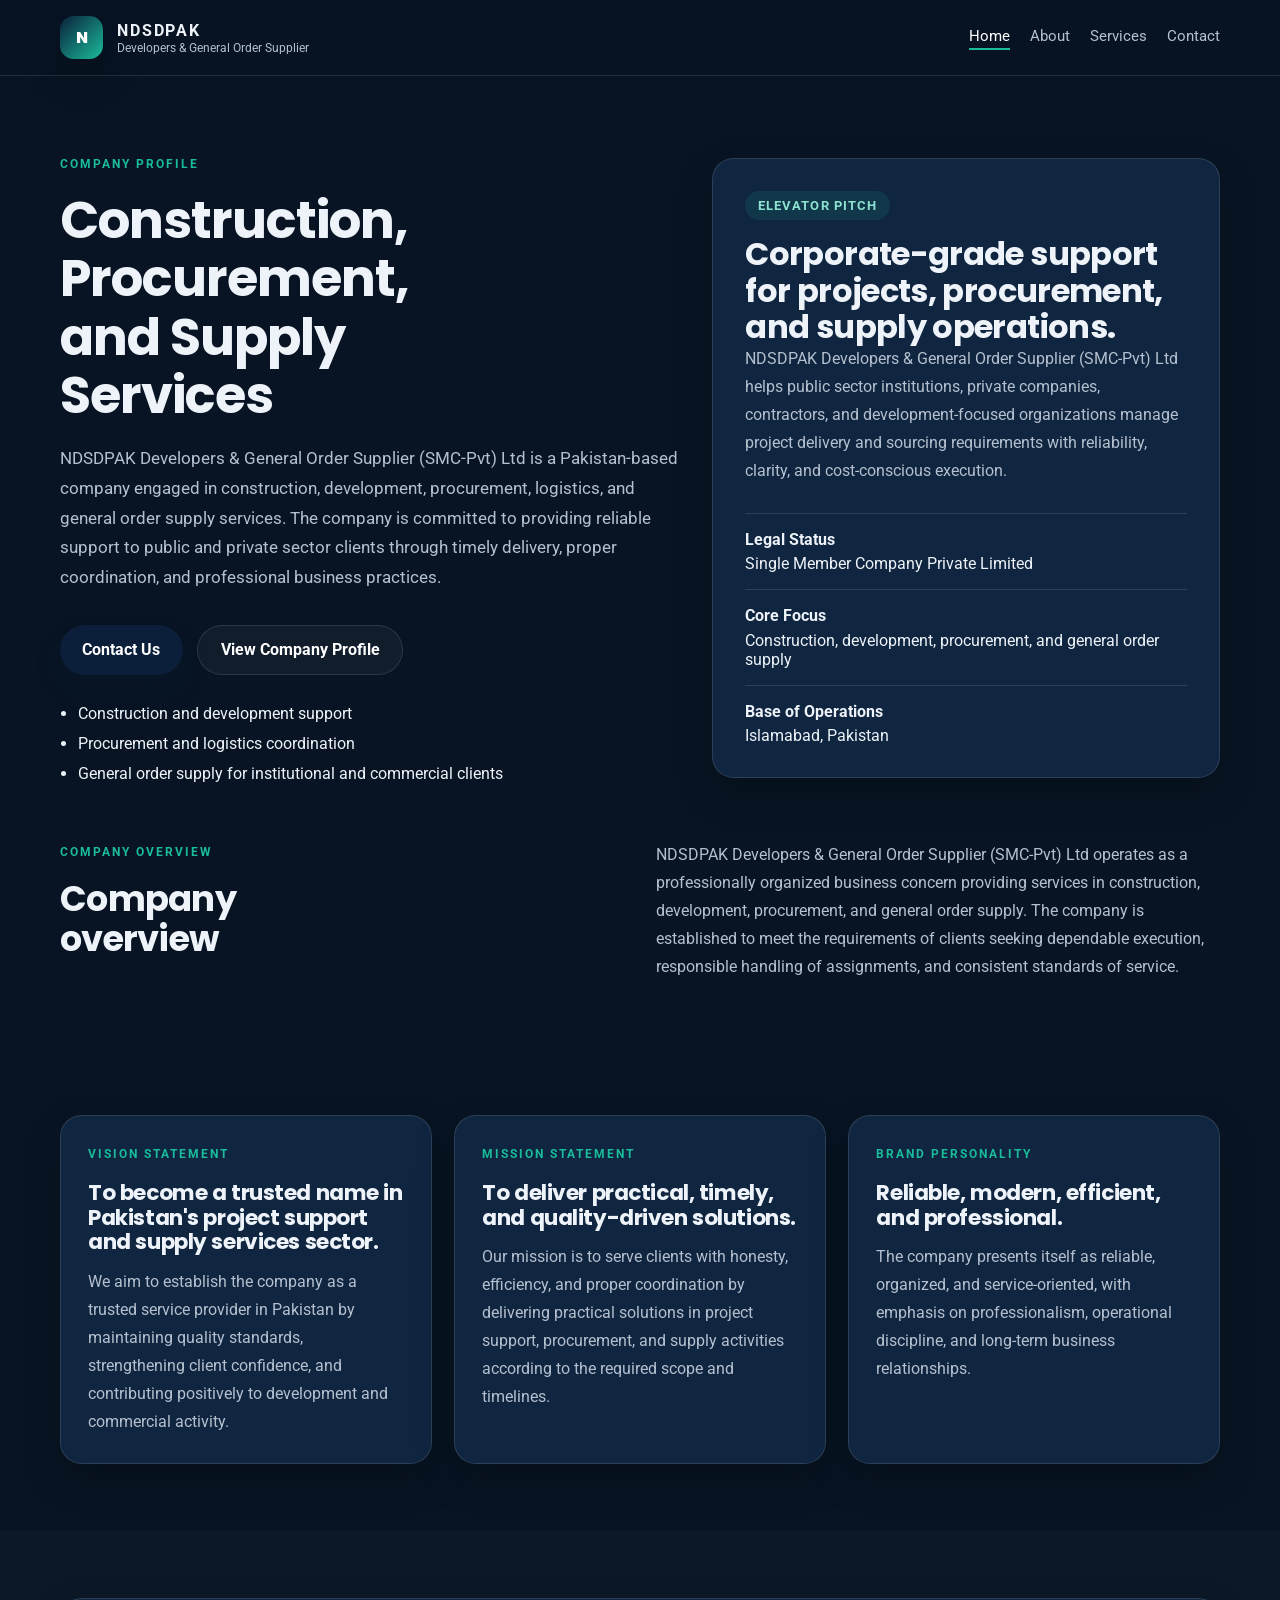
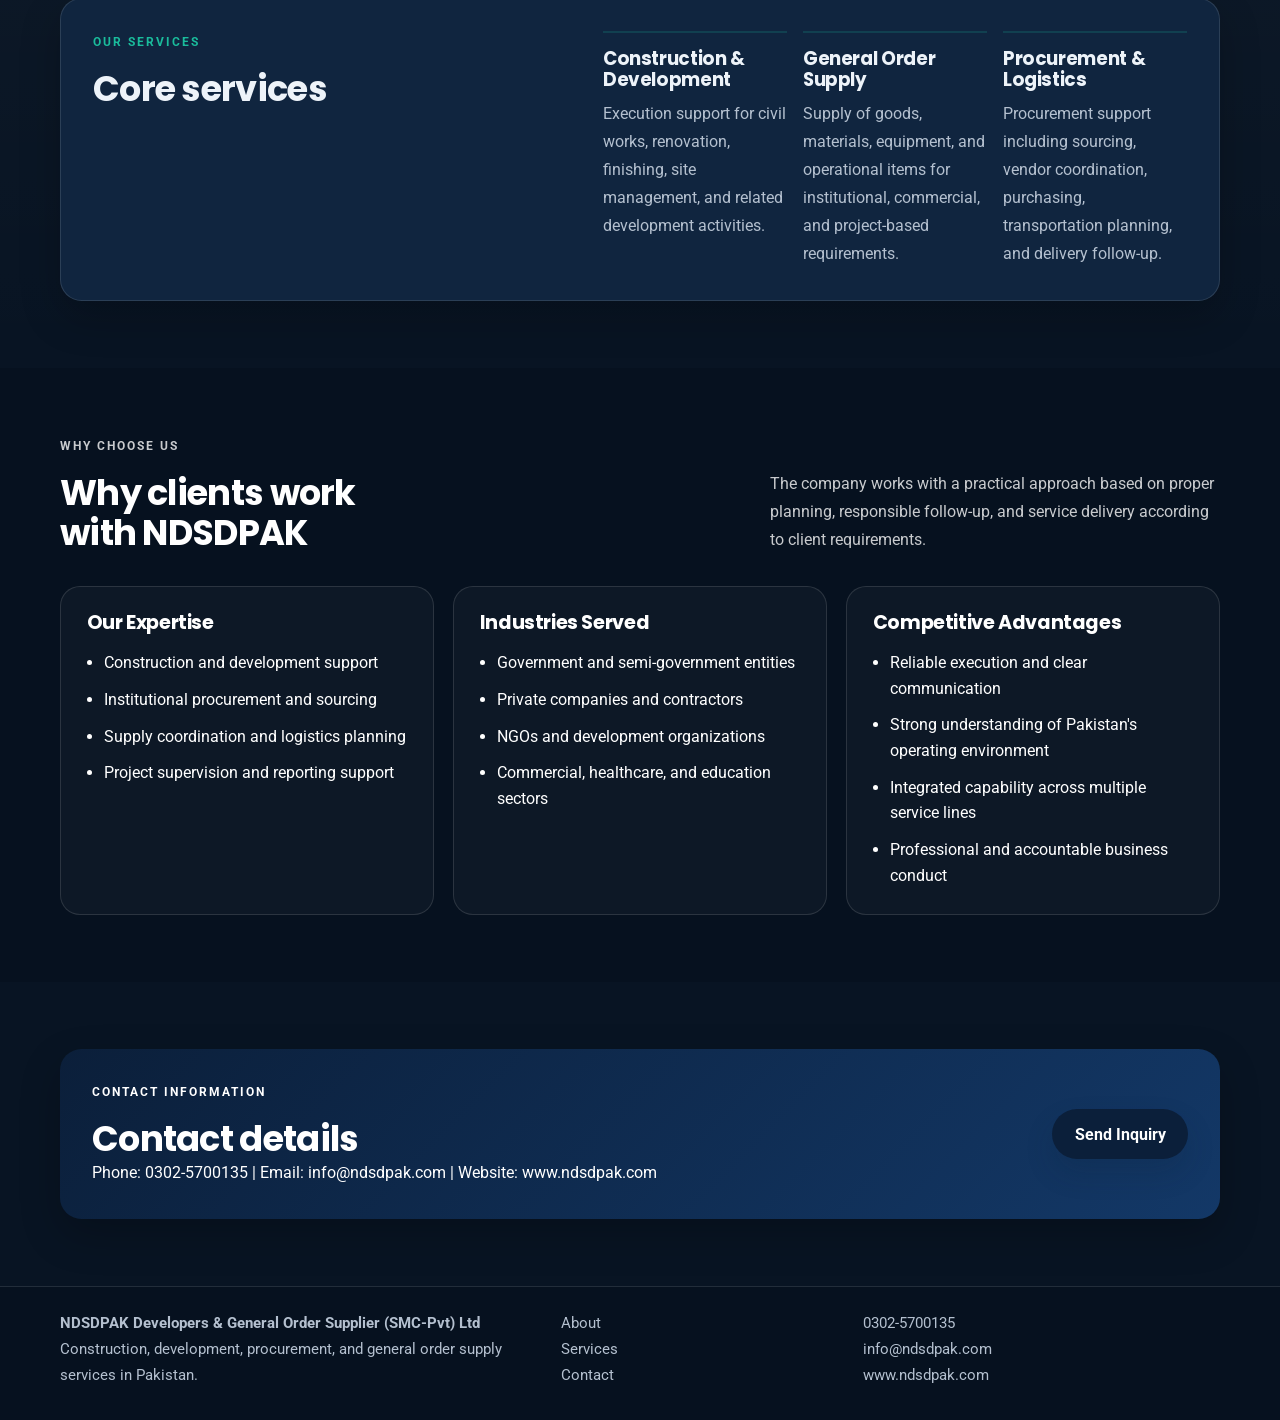
<file: index.html>
<!DOCTYPE html>
<html lang="en">
<head>
  <meta charset="UTF-8">
  <meta name="viewport" content="width=device-width, initial-scale=1.0">
  <meta name="description" content="NDSDPAK Developers & General Order Supplier (SMC-Pvt) Ltd is a Pakistan-based company profile covering construction, development, procurement, and general order supply services.">
  <title>NDSDPAK Developers | Company Profile</title>
  <link rel="preconnect" href="https://fonts.googleapis.com">
  <link rel="preconnect" href="https://fonts.gstatic.com" crossorigin>
  <link href="https://fonts.googleapis.com/css2?family=Poppins:wght@600;700;800&family=Roboto:wght@400;500;700&display=swap" rel="stylesheet">
  <link rel="stylesheet" href="styles.css?v=20260329b">
</head>
<body data-page="home">
  <header class="site-header">
    <div class="container nav">
      <a class="brand" href="index.html">
        <span class="brand-mark">N</span>
        <span class="brand-text">
          <strong>NDSDPAK</strong>
          <small>Developers & General Order Supplier</small>
        </span>
      </a>
      <button class="nav-toggle" type="button" aria-label="Open navigation" aria-expanded="false">Menu</button>
      <nav class="nav-links">
        <a href="index.html" data-nav="home">Home</a>
        <a href="about.html" data-nav="about">About</a>
        <a href="services.html" data-nav="services">Services</a>
        <a href="contact.html" data-nav="contact">Contact</a>
      </nav>
    </div>
  </header>

  <main>
    <section class="hero">
      <div class="container hero-grid">
        <div class="hero-copy reveal">
          <p class="eyebrow">Company Profile</p>
          <h1>Construction, Procurement, and Supply Services</h1>
          <p class="hero-text">
            NDSDPAK Developers & General Order Supplier (SMC-Pvt) Ltd is a Pakistan-based company engaged in construction, development, procurement, logistics, and general order supply services. The company is committed to providing reliable support to public and private sector clients through timely delivery, proper coordination, and professional business practices.
          </p>
          <div class="hero-actions">
            <a class="btn btn-primary" href="contact.html">Contact Us</a>
            <a class="btn btn-secondary" href="about.html">View Company Profile</a>
          </div>
          <ul class="hero-points">
            <li>Construction and development support</li>
            <li>Procurement and logistics coordination</li>
            <li>General order supply for institutional and commercial clients</li>
          </ul>
        </div>
        <div class="hero-panel reveal" data-delay="120">
          <div class="panel-card">
            <span class="panel-label">Elevator Pitch</span>
            <h2>Corporate-grade support for projects, procurement, and supply operations.</h2>
            <p>
              NDSDPAK Developers & General Order Supplier (SMC-Pvt) Ltd helps public sector institutions, private companies, contractors, and development-focused organizations manage project delivery and sourcing requirements with reliability, clarity, and cost-conscious execution.
            </p>
            <div class="stats">
              <div>
                <strong>Legal Status</strong>
                <span>Single Member Company Private Limited</span>
              </div>
              <div>
                <strong>Core Focus</strong>
                <span>Construction, development, procurement, and general order supply</span>
              </div>
              <div>
                <strong>Base of Operations</strong>
                <span>Islamabad, Pakistan</span>
              </div>
            </div>
          </div>
        </div>
      </div>
    </section>

    <section class="section intro-strip reveal">
      <div class="container strip-grid">
        <div>
          <p class="section-tag">Company Overview</p>
          <h2>Company overview</h2>
        </div>
        <p>
          NDSDPAK Developers & General Order Supplier (SMC-Pvt) Ltd operates as a professionally organized business concern providing services in construction, development, procurement, and general order supply. The company is established to meet the requirements of clients seeking dependable execution, responsible handling of assignments, and consistent standards of service.
        </p>
      </div>
    </section>

    <section class="section">
      <div class="container cards-grid cards-grid-3">
        <article class="info-card reveal">
          <p class="section-tag">Vision Statement</p>
          <h3>To become a trusted name in Pakistan's project support and supply services sector.</h3>
          <p>We aim to establish the company as a trusted service provider in Pakistan by maintaining quality standards, strengthening client confidence, and contributing positively to development and commercial activity.</p>
        </article>
        <article class="info-card reveal" data-delay="120">
          <p class="section-tag">Mission Statement</p>
          <h3>To deliver practical, timely, and quality-driven solutions.</h3>
          <p>Our mission is to serve clients with honesty, efficiency, and proper coordination by delivering practical solutions in project support, procurement, and supply activities according to the required scope and timelines.</p>
        </article>
        <article class="info-card reveal" data-delay="240">
          <p class="section-tag">Brand Personality</p>
          <h3>Reliable, modern, efficient, and professional.</h3>
          <p>The company presents itself as reliable, organized, and service-oriented, with emphasis on professionalism, operational discipline, and long-term business relationships.</p>
        </article>
      </div>
    </section>

    <section class="section soft-section">
      <div class="container feature-band reveal">
        <div class="feature-intro">
          <p class="section-tag">Our Services</p>
          <h2>Core services</h2>
        </div>
        <div class="feature-list">
          <article>
            <h3>Construction & Development</h3>
            <p>Execution support for civil works, renovation, finishing, site management, and related development activities.</p>
          </article>
          <article>
            <h3>General Order Supply</h3>
            <p>Supply of goods, materials, equipment, and operational items for institutional, commercial, and project-based requirements.</p>
          </article>
          <article>
            <h3>Procurement & Logistics</h3>
            <p>Procurement support including sourcing, vendor coordination, purchasing, transportation planning, and delivery follow-up.</p>
          </article>
        </div>
      </div>
    </section>

    <section class="section dark-section">
      <div class="container">
        <div class="section-heading dark reveal">
          <div>
            <p class="section-tag light">Why Choose Us</p>
            <h2>Why clients work with NDSDPAK</h2>
          </div>
          <p>
            The company works with a practical approach based on proper planning, responsible follow-up, and service delivery according to client requirements.
          </p>
        </div>
        <div class="expertise-grid">
          <div class="expertise-block reveal">
            <h3>Our Expertise</h3>
            <ul>
              <li>Construction and development support</li>
              <li>Institutional procurement and sourcing</li>
              <li>Supply coordination and logistics planning</li>
              <li>Project supervision and reporting support</li>
            </ul>
          </div>
          <div class="expertise-block reveal" data-delay="120">
            <h3>Industries Served</h3>
            <ul>
              <li>Government and semi-government entities</li>
              <li>Private companies and contractors</li>
              <li>NGOs and development organizations</li>
              <li>Commercial, healthcare, and education sectors</li>
            </ul>
          </div>
          <div class="expertise-block reveal" data-delay="240">
            <h3>Competitive Advantages</h3>
            <ul>
              <li>Reliable execution and clear communication</li>
              <li>Strong understanding of Pakistan's operating environment</li>
              <li>Integrated capability across multiple service lines</li>
              <li>Professional and accountable business conduct</li>
            </ul>
          </div>
        </div>
      </div>
    </section>

    <section class="section contact-section">
      <div class="container cta-banner reveal">
        <div>
          <p class="section-tag">Contact Information</p>
          <h2>Contact details</h2>
          <p class="cta-copy">Phone: 0302-5700135 | Email: info@ndsdpak.com | Website: www.ndsdpak.com</p>
        </div>
        <a class="btn btn-primary" href="contact.html">Send Inquiry</a>
      </div>
    </section>
  </main>

  <footer class="site-footer">
    <div class="container footer-grid">
      <div>
        <p class="footer-brand">NDSDPAK Developers & General Order Supplier (SMC-Pvt) Ltd</p>
        <p>Construction, development, procurement, and general order supply services in Pakistan.</p>
      </div>
      <div>
        <p><a href="about.html">About</a></p>
        <p><a href="services.html">Services</a></p>
        <p><a href="contact.html">Contact</a></p>
      </div>
      <div>
        <p>0302-5700135</p>
        <p>info@ndsdpak.com</p>
        <p>www.ndsdpak.com</p>
      </div>
    </div>
  </footer>

  <script src="script.js"></script>
</body>
</html>
</file>
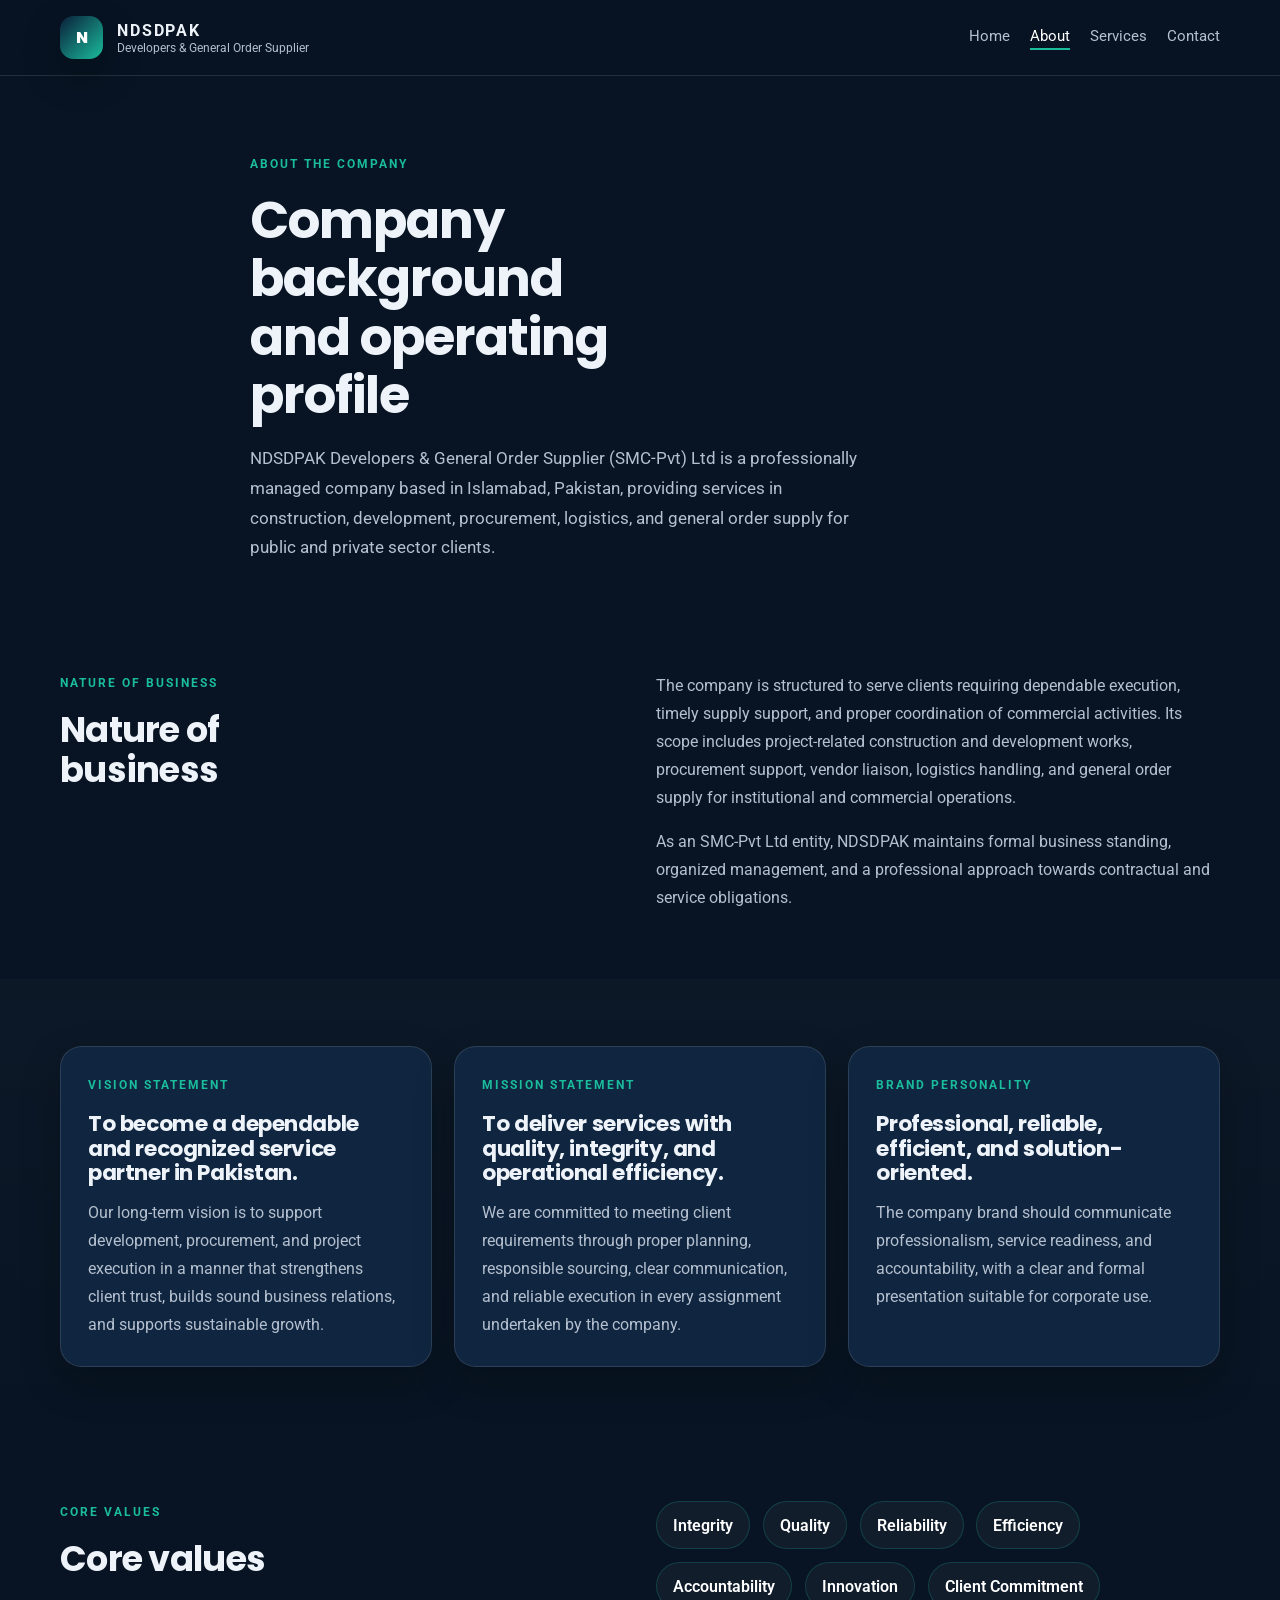
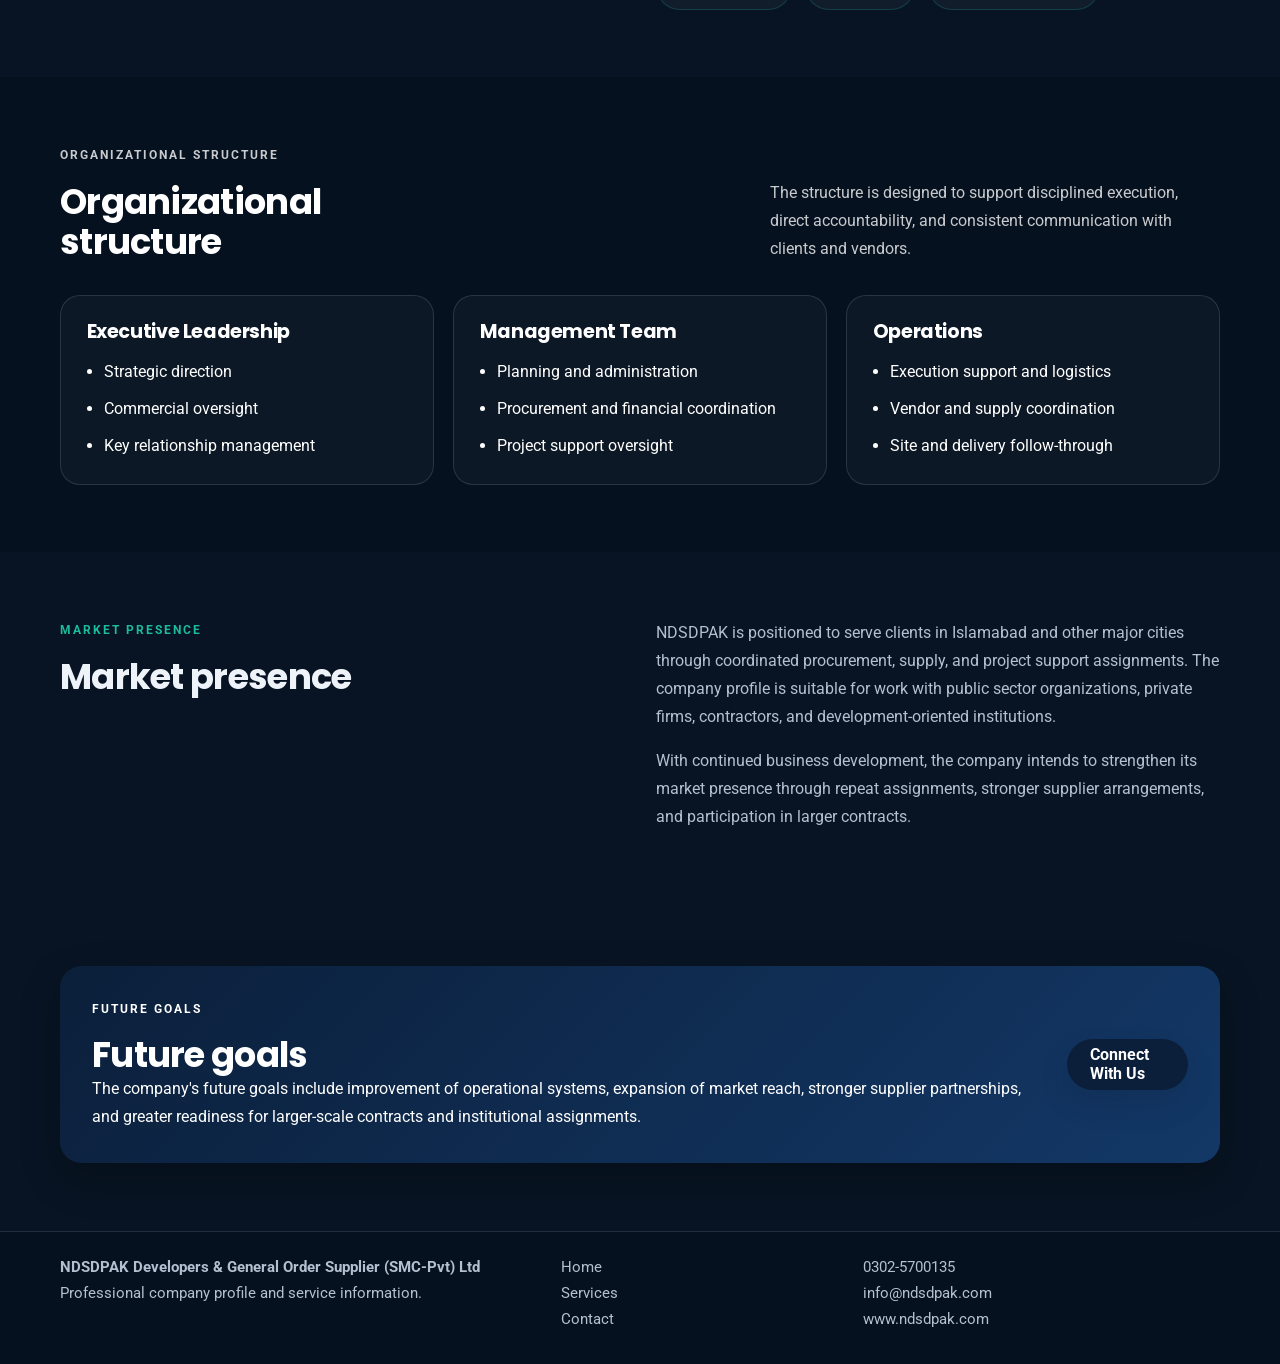
<file: about.html>
<!DOCTYPE html>
<html lang="en">
<head>
  <meta charset="UTF-8">
  <meta name="viewport" content="width=device-width, initial-scale=1.0">
  <meta name="description" content="About NDSDPAK Developers & General Order Supplier (SMC-Pvt) Ltd, including vision, mission, values, organizational structure, and future direction.">
  <title>About | NDSDPAK Developers</title>
  <link rel="preconnect" href="https://fonts.googleapis.com">
  <link rel="preconnect" href="https://fonts.gstatic.com" crossorigin>
  <link href="https://fonts.googleapis.com/css2?family=Poppins:wght@600;700;800&family=Roboto:wght@400;500;700&display=swap" rel="stylesheet">
  <link rel="stylesheet" href="styles.css?v=20260329b">
</head>
<body data-page="about">
  <header class="site-header">
    <div class="container nav">
      <a class="brand" href="index.html">
        <span class="brand-mark">N</span>
        <span class="brand-text">
          <strong>NDSDPAK</strong>
          <small>Developers & General Order Supplier</small>
        </span>
      </a>
      <button class="nav-toggle" type="button" aria-label="Open navigation" aria-expanded="false">Menu</button>
      <nav class="nav-links">
        <a href="index.html" data-nav="home">Home</a>
        <a href="about.html" data-nav="about">About</a>
        <a href="services.html" data-nav="services">Services</a>
        <a href="contact.html" data-nav="contact">Contact</a>
      </nav>
    </div>
  </header>

  <main>
    <section class="page-hero">
      <div class="container narrow reveal">
        <p class="eyebrow">About The Company</p>
        <h1>Company background and operating profile</h1>
        <p class="hero-text">
          NDSDPAK Developers & General Order Supplier (SMC-Pvt) Ltd is a professionally managed company based in Islamabad, Pakistan, providing services in construction, development, procurement, logistics, and general order supply for public and private sector clients.
        </p>
      </div>
    </section>

    <section class="section">
      <div class="container two-column reveal">
        <div>
          <p class="section-tag">Nature of Business</p>
          <h2>Nature of business</h2>
        </div>
        <div class="content-stack">
          <p>The company is structured to serve clients requiring dependable execution, timely supply support, and proper coordination of commercial activities. Its scope includes project-related construction and development works, procurement support, vendor liaison, logistics handling, and general order supply for institutional and commercial operations.</p>
          <p>As an SMC-Pvt Ltd entity, NDSDPAK maintains formal business standing, organized management, and a professional approach towards contractual and service obligations.</p>
        </div>
      </div>
    </section>

    <section class="section soft-section">
      <div class="container cards-grid cards-grid-3">
        <article class="info-card reveal">
          <p class="section-tag">Vision Statement</p>
          <h3>To become a dependable and recognized service partner in Pakistan.</h3>
          <p>Our long-term vision is to support development, procurement, and project execution in a manner that strengthens client trust, builds sound business relations, and supports sustainable growth.</p>
        </article>
        <article class="info-card reveal" data-delay="120">
          <p class="section-tag">Mission Statement</p>
          <h3>To deliver services with quality, integrity, and operational efficiency.</h3>
          <p>We are committed to meeting client requirements through proper planning, responsible sourcing, clear communication, and reliable execution in every assignment undertaken by the company.</p>
        </article>
        <article class="info-card reveal" data-delay="240">
          <p class="section-tag">Brand Personality</p>
          <h3>Professional, reliable, efficient, and solution-oriented.</h3>
          <p>The company brand should communicate professionalism, service readiness, and accountability, with a clear and formal presentation suitable for corporate use.</p>
        </article>
      </div>
    </section>

    <section class="section">
      <div class="container split-highlight reveal">
        <div>
          <p class="section-tag">Core Values</p>
          <h2>Core values</h2>
        </div>
        <div class="values-list">
          <span>Integrity</span>
          <span>Quality</span>
          <span>Reliability</span>
          <span>Efficiency</span>
          <span>Accountability</span>
          <span>Innovation</span>
          <span>Client Commitment</span>
        </div>
      </div>
    </section>

    <section class="section dark-section">
      <div class="container">
        <div class="section-heading dark reveal">
          <div>
            <p class="section-tag light">Organizational Structure</p>
            <h2>Organizational structure</h2>
          </div>
          <p>
            The structure is designed to support disciplined execution, direct accountability, and consistent communication with clients and vendors.
          </p>
        </div>
        <div class="expertise-grid">
          <div class="expertise-block reveal">
            <h3>Executive Leadership</h3>
            <ul>
              <li>Strategic direction</li>
              <li>Commercial oversight</li>
              <li>Key relationship management</li>
            </ul>
          </div>
          <div class="expertise-block reveal" data-delay="120">
            <h3>Management Team</h3>
            <ul>
              <li>Planning and administration</li>
              <li>Procurement and financial coordination</li>
              <li>Project support oversight</li>
            </ul>
          </div>
          <div class="expertise-block reveal" data-delay="240">
            <h3>Operations</h3>
            <ul>
              <li>Execution support and logistics</li>
              <li>Vendor and supply coordination</li>
              <li>Site and delivery follow-through</li>
            </ul>
          </div>
        </div>
      </div>
    </section>

    <section class="section">
      <div class="container two-column reveal">
        <div>
          <p class="section-tag">Market Presence</p>
          <h2>Market presence</h2>
        </div>
        <div class="content-stack">
          <p>NDSDPAK is positioned to serve clients in Islamabad and other major cities through coordinated procurement, supply, and project support assignments. The company profile is suitable for work with public sector organizations, private firms, contractors, and development-oriented institutions.</p>
          <p>With continued business development, the company intends to strengthen its market presence through repeat assignments, stronger supplier arrangements, and participation in larger contracts.</p>
        </div>
      </div>
    </section>

    <section class="section contact-section">
      <div class="container cta-banner reveal">
        <div>
          <p class="section-tag">Future Goals</p>
          <h2>Future goals</h2>
          <p class="cta-copy">The company's future goals include improvement of operational systems, expansion of market reach, stronger supplier partnerships, and greater readiness for larger-scale contracts and institutional assignments.</p>
        </div>
        <a class="btn btn-primary" href="contact.html">Connect With Us</a>
      </div>
    </section>
  </main>

  <footer class="site-footer">
    <div class="container footer-grid">
      <div>
        <p class="footer-brand">NDSDPAK Developers & General Order Supplier (SMC-Pvt) Ltd</p>
        <p>Professional company profile and service information.</p>
      </div>
      <div>
        <p><a href="index.html">Home</a></p>
        <p><a href="services.html">Services</a></p>
        <p><a href="contact.html">Contact</a></p>
      </div>
      <div>
        <p>0302-5700135</p>
        <p>info@ndsdpak.com</p>
        <p>www.ndsdpak.com</p>
      </div>
    </div>
  </footer>

  <script src="script.js"></script>
</body>
</html>
</file>
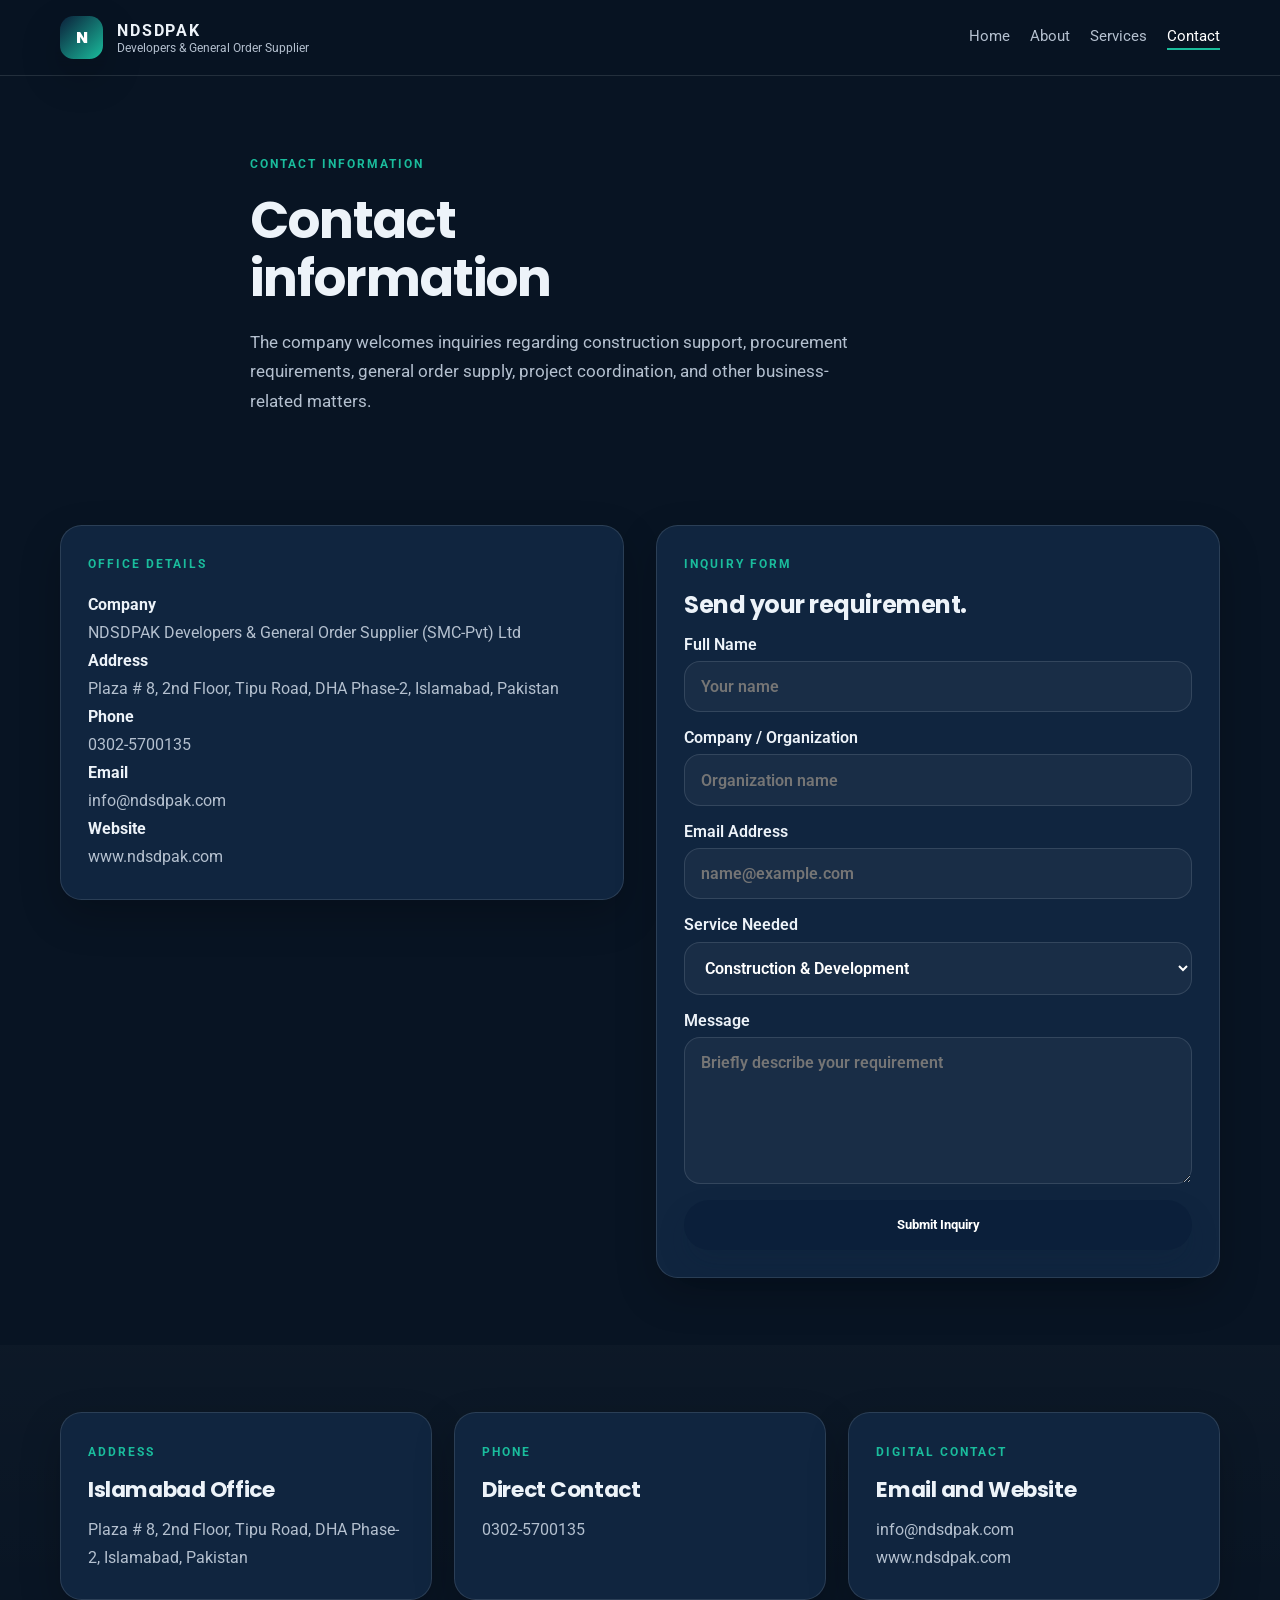
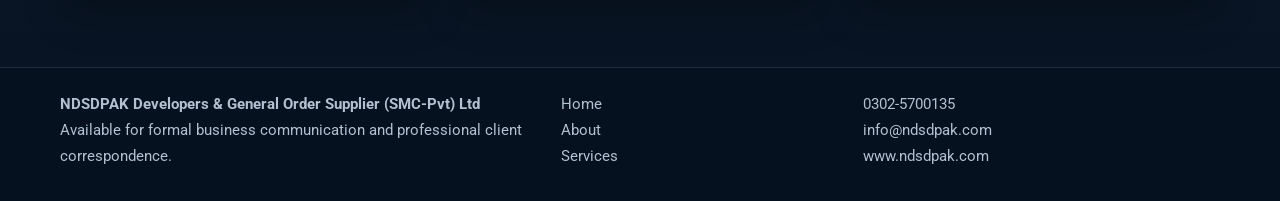
<file: contact.html>
<!DOCTYPE html>
<html lang="en">
<head>
  <meta charset="UTF-8">
  <meta name="viewport" content="width=device-width, initial-scale=1.0">
  <meta name="description" content="Contact NDSDPAK Developers & General Order Supplier (SMC-Pvt) Ltd in Islamabad, Pakistan.">
  <title>Contact | NDSDPAK Developers</title>
  <link rel="preconnect" href="https://fonts.googleapis.com">
  <link rel="preconnect" href="https://fonts.gstatic.com" crossorigin>
  <link href="https://fonts.googleapis.com/css2?family=Poppins:wght@600;700;800&family=Roboto:wght@400;500;700&display=swap" rel="stylesheet">
  <link rel="stylesheet" href="styles.css?v=20260329b">
</head>
<body data-page="contact">
  <header class="site-header">
    <div class="container nav">
      <a class="brand" href="index.html">
        <span class="brand-mark">N</span>
        <span class="brand-text">
          <strong>NDSDPAK</strong>
          <small>Developers & General Order Supplier</small>
        </span>
      </a>
      <button class="nav-toggle" type="button" aria-label="Open navigation" aria-expanded="false">Menu</button>
      <nav class="nav-links">
        <a href="index.html" data-nav="home">Home</a>
        <a href="about.html" data-nav="about">About</a>
        <a href="services.html" data-nav="services">Services</a>
        <a href="contact.html" data-nav="contact">Contact</a>
      </nav>
    </div>
  </header>

  <main>
    <section class="page-hero">
      <div class="container narrow reveal">
        <p class="eyebrow">Contact Information</p>
        <h1>Contact information</h1>
        <p class="hero-text">
          The company welcomes inquiries regarding construction support, procurement requirements, general order supply, project coordination, and other business-related matters.
        </p>
      </div>
    </section>

    <section class="section">
      <div class="container contact-layout">
        <div class="contact-card reveal">
          <p class="section-tag">Office Details</p>
          <p><strong>Company</strong><br>NDSDPAK Developers & General Order Supplier (SMC-Pvt) Ltd</p>
          <p><strong>Address</strong><br>Plaza # 8, 2nd Floor, Tipu Road, DHA Phase-2, Islamabad, Pakistan</p>
          <p><strong>Phone</strong><br>0302-5700135</p>
          <p><strong>Email</strong><br>info@ndsdpak.com</p>
          <p><strong>Website</strong><br>www.ndsdpak.com</p>
        </div>
        <div class="form-card reveal" data-delay="120">
          <p class="section-tag">Inquiry Form</p>
          <h2>Send your requirement.</h2>
          <form class="contact-form">
            <label>
              Full Name
              <input type="text" name="name" placeholder="Your name">
            </label>
            <label>
              Company / Organization
              <input type="text" name="company" placeholder="Organization name">
            </label>
            <label>
              Email Address
              <input type="email" name="email" placeholder="name@example.com">
            </label>
            <label>
              Service Needed
              <select name="service">
                <option>Construction & Development</option>
                <option>General Order Supply</option>
                <option>Procurement & Logistics</option>
                <option>Project Management Support</option>
                <option>Maintenance & Support</option>
                <option>Custom Requirement Fulfillment</option>
              </select>
            </label>
            <label>
              Message
              <textarea name="message" rows="6" placeholder="Briefly describe your requirement"></textarea>
            </label>
            <button class="btn btn-primary" type="submit">Submit Inquiry</button>
          </form>
        </div>
      </div>
    </section>

    <section class="section soft-section">
      <div class="container cards-grid cards-grid-3">
        <article class="info-card reveal">
          <p class="section-tag">Address</p>
          <h3>Islamabad Office</h3>
          <p>Plaza # 8, 2nd Floor, Tipu Road, DHA Phase-2, Islamabad, Pakistan</p>
        </article>
        <article class="info-card reveal" data-delay="120">
          <p class="section-tag">Phone</p>
          <h3>Direct Contact</h3>
          <p>0302-5700135</p>
        </article>
        <article class="info-card reveal" data-delay="240">
          <p class="section-tag">Digital Contact</p>
          <h3>Email and Website</h3>
          <p>info@ndsdpak.com<br>www.ndsdpak.com</p>
        </article>
      </div>
    </section>
  </main>

  <footer class="site-footer">
    <div class="container footer-grid">
      <div>
        <p class="footer-brand">NDSDPAK Developers & General Order Supplier (SMC-Pvt) Ltd</p>
        <p>Available for formal business communication and professional client correspondence.</p>
      </div>
      <div>
        <p><a href="index.html">Home</a></p>
        <p><a href="about.html">About</a></p>
        <p><a href="services.html">Services</a></p>
      </div>
      <div>
        <p>0302-5700135</p>
        <p>info@ndsdpak.com</p>
        <p>www.ndsdpak.com</p>
      </div>
    </div>
  </footer>

  <script src="script.js"></script>
</body>
</html>
</file>
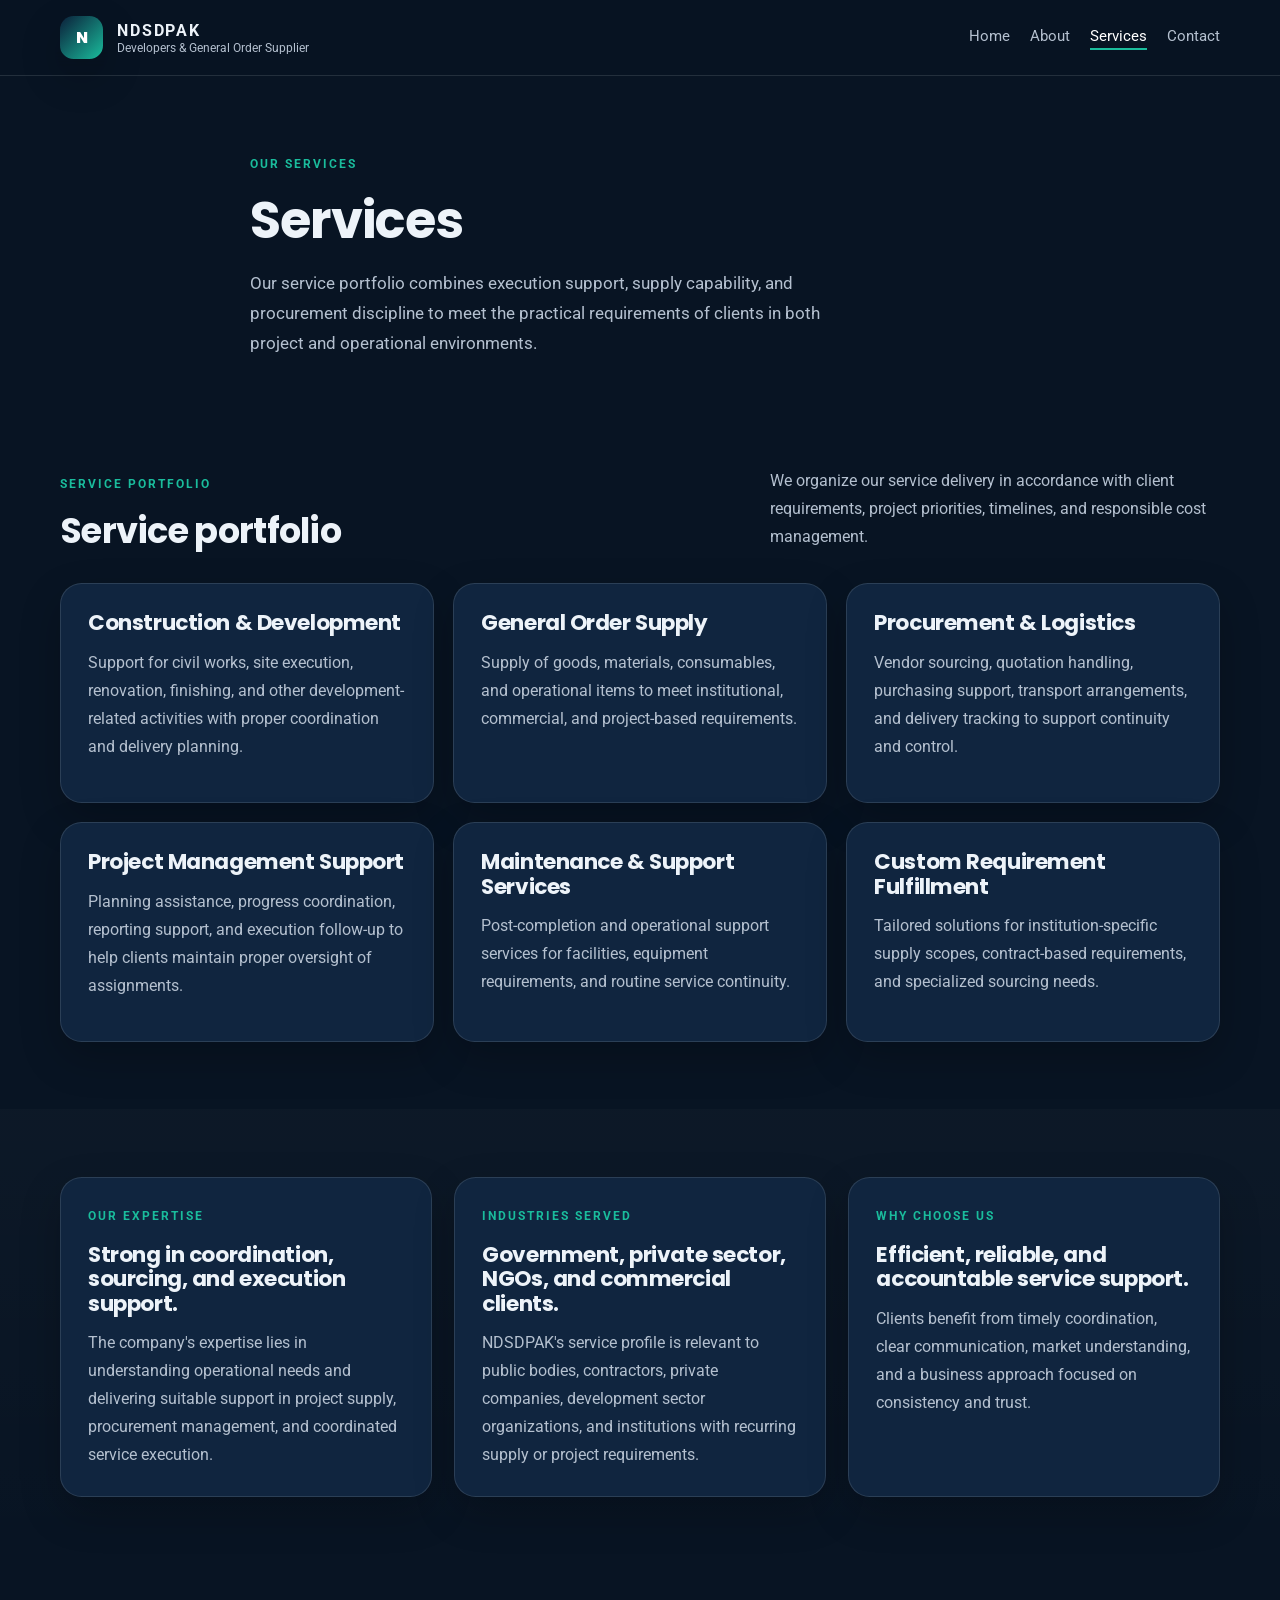
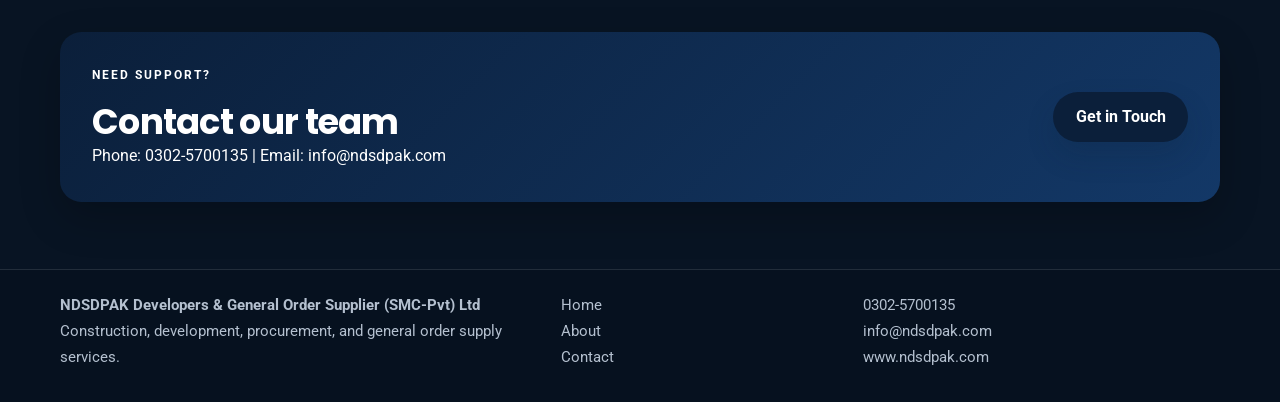
<file: services.html>
<!DOCTYPE html>
<html lang="en">
<head>
  <meta charset="UTF-8">
  <meta name="viewport" content="width=device-width, initial-scale=1.0">
  <meta name="description" content="Services offered by NDSDPAK Developers & General Order Supplier (SMC-Pvt) Ltd including construction, development, procurement, and general order supply.">
  <title>Services | NDSDPAK Developers</title>
  <link rel="preconnect" href="https://fonts.googleapis.com">
  <link rel="preconnect" href="https://fonts.gstatic.com" crossorigin>
  <link href="https://fonts.googleapis.com/css2?family=Poppins:wght@600;700;800&family=Roboto:wght@400;500;700&display=swap" rel="stylesheet">
  <link rel="stylesheet" href="styles.css?v=20260329b">
</head>
<body data-page="services">
  <header class="site-header">
    <div class="container nav">
      <a class="brand" href="index.html">
        <span class="brand-mark">N</span>
        <span class="brand-text">
          <strong>NDSDPAK</strong>
          <small>Developers & General Order Supplier</small>
        </span>
      </a>
      <button class="nav-toggle" type="button" aria-label="Open navigation" aria-expanded="false">Menu</button>
      <nav class="nav-links">
        <a href="index.html" data-nav="home">Home</a>
        <a href="about.html" data-nav="about">About</a>
        <a href="services.html" data-nav="services">Services</a>
        <a href="contact.html" data-nav="contact">Contact</a>
      </nav>
    </div>
  </header>

  <main>
    <section class="page-hero">
      <div class="container narrow reveal">
        <p class="eyebrow">Our Services</p>
        <h1>Services</h1>
        <p class="hero-text">
          Our service portfolio combines execution support, supply capability, and procurement discipline to meet the practical requirements of clients in both project and operational environments.
        </p>
      </div>
    </section>

    <section class="section">
      <div class="container">
        <div class="section-heading reveal">
          <div>
            <p class="section-tag">Service Portfolio</p>
            <h2>Service portfolio</h2>
          </div>
          <p>
            We organize our service delivery in accordance with client requirements, project priorities, timelines, and responsible cost management.
          </p>
        </div>
        <div class="services-grid">
          <article class="service-card reveal">
            <h3>Construction & Development</h3>
            <p>Support for civil works, site execution, renovation, finishing, and other development-related activities with proper coordination and delivery planning.</p>
          </article>
          <article class="service-card reveal" data-delay="60">
            <h3>General Order Supply</h3>
            <p>Supply of goods, materials, consumables, and operational items to meet institutional, commercial, and project-based requirements.</p>
          </article>
          <article class="service-card reveal" data-delay="120">
            <h3>Procurement & Logistics</h3>
            <p>Vendor sourcing, quotation handling, purchasing support, transport arrangements, and delivery tracking to support continuity and control.</p>
          </article>
          <article class="service-card reveal" data-delay="180">
            <h3>Project Management Support</h3>
            <p>Planning assistance, progress coordination, reporting support, and execution follow-up to help clients maintain proper oversight of assignments.</p>
          </article>
          <article class="service-card reveal" data-delay="240">
            <h3>Maintenance & Support Services</h3>
            <p>Post-completion and operational support services for facilities, equipment requirements, and routine service continuity.</p>
          </article>
          <article class="service-card reveal" data-delay="300">
            <h3>Custom Requirement Fulfillment</h3>
            <p>Tailored solutions for institution-specific supply scopes, contract-based requirements, and specialized sourcing needs.</p>
          </article>
        </div>
      </div>
    </section>

    <section class="section soft-section">
      <div class="container cards-grid cards-grid-3">
        <article class="info-card reveal">
          <p class="section-tag">Our Expertise</p>
          <h3>Strong in coordination, sourcing, and execution support.</h3>
          <p>The company's expertise lies in understanding operational needs and delivering suitable support in project supply, procurement management, and coordinated service execution.</p>
        </article>
        <article class="info-card reveal" data-delay="120">
          <p class="section-tag">Industries Served</p>
          <h3>Government, private sector, NGOs, and commercial clients.</h3>
          <p>NDSDPAK's service profile is relevant to public bodies, contractors, private companies, development sector organizations, and institutions with recurring supply or project requirements.</p>
        </article>
        <article class="info-card reveal" data-delay="240">
          <p class="section-tag">Why Choose Us</p>
          <h3>Efficient, reliable, and accountable service support.</h3>
          <p>Clients benefit from timely coordination, clear communication, market understanding, and a business approach focused on consistency and trust.</p>
        </article>
      </div>
    </section>

    <section class="section contact-section">
      <div class="container cta-banner reveal">
        <div>
          <p class="section-tag">Need Support?</p>
          <h2>Contact our team</h2>
          <p class="cta-copy">Phone: 0302-5700135 | Email: info@ndsdpak.com</p>
        </div>
        <a class="btn btn-primary" href="contact.html">Get in Touch</a>
      </div>
    </section>
  </main>

  <footer class="site-footer">
    <div class="container footer-grid">
      <div>
        <p class="footer-brand">NDSDPAK Developers & General Order Supplier (SMC-Pvt) Ltd</p>
        <p>Construction, development, procurement, and general order supply services.</p>
      </div>
      <div>
        <p><a href="index.html">Home</a></p>
        <p><a href="about.html">About</a></p>
        <p><a href="contact.html">Contact</a></p>
      </div>
      <div>
        <p>0302-5700135</p>
        <p>info@ndsdpak.com</p>
        <p>www.ndsdpak.com</p>
      </div>
    </div>
  </footer>

  <script src="script.js"></script>
</body>
</html>
</file>
<file: styles.css>
:root {
  --primary: #0b1f3a;
  --secondary: #1abc9c;
  --accent: #d4af37;
  --background: #081423;
  --surface: #10253f;
  --surface-soft: #0d1d31;
  --text: #edf3f9;
  --muted: #b4c0cf;
  --line: rgba(237, 243, 249, 0.12);
  --light: #ffffff;
  --shadow: 0 16px 40px rgba(0, 0, 0, 0.22);
}

* {
  box-sizing: border-box;
}

html {
  scroll-behavior: smooth;
}

body {
  margin: 0;
  font-family: "Roboto", sans-serif;
  background: var(--background);
  color: var(--text);
  overflow-x: hidden;
}

a {
  color: inherit;
  text-decoration: none;
}

p {
  margin: 0;
  line-height: 1.75;
  color: var(--muted);
}

h1,
h2,
h3 {
  margin: 0;
  font-family: "Poppins", sans-serif;
  color: var(--text);
  line-height: 1.14;
  letter-spacing: -0.02em;
}

ul {
  margin: 0;
  padding-left: 1.1rem;
}

strong {
  color: var(--text);
}

.container {
  width: min(1160px, calc(100% - 2rem));
  margin: 0 auto;
}

.site-header {
  position: sticky;
  top: 0;
  z-index: 20;
  background: rgba(8, 20, 35, 0.94);
  backdrop-filter: blur(12px);
  border-bottom: 1px solid var(--line);
}

.nav {
  display: flex;
  align-items: center;
  justify-content: space-between;
  gap: 1rem;
  padding: 1rem 0;
}

.brand {
  display: inline-flex;
  align-items: center;
  gap: 0.85rem;
}

.brand-mark {
  display: grid;
  place-items: center;
  width: 2.7rem;
  height: 2.7rem;
  border-radius: 0.85rem;
  background: linear-gradient(135deg, var(--primary) 0%, var(--secondary) 100%);
  color: #fff;
  font-family: "Poppins", sans-serif;
  font-weight: 800;
  box-shadow: var(--shadow);
}

.brand-text {
  display: flex;
  flex-direction: column;
}

.brand-text strong {
  font-size: 1rem;
  letter-spacing: 0.12em;
}

.brand-text small {
  font-size: 0.78rem;
  color: var(--muted);
}

.nav-links {
  display: flex;
  gap: 1.25rem;
  font-size: 0.95rem;
  color: var(--muted);
}

.nav-links a {
  position: relative;
  padding-bottom: 0.22rem;
}

.nav-links a:hover,
.nav-links a.active {
  color: var(--light);
}

.nav-links a.active::after,
.nav-links a:hover::after {
  content: "";
  position: absolute;
  left: 0;
  right: 0;
  bottom: -0.12rem;
  height: 2px;
  background: var(--secondary);
}

.nav-toggle {
  display: none;
  border: 1px solid var(--line);
  background: rgba(255, 255, 255, 0.04);
  color: var(--light);
  border-radius: 999px;
  padding: 0.7rem 1rem;
  font-weight: 700;
  font-family: inherit;
}

.hero,
.page-hero {
  padding: 4.8rem 0 2.6rem;
}

.hero-grid {
  display: grid;
  grid-template-columns: 1.1fr 0.9fr;
  gap: 2rem;
  align-items: center;
}

.eyebrow,
.section-tag {
  display: inline-block;
  margin-bottom: 1rem;
  text-transform: uppercase;
  letter-spacing: 0.16em;
  font-size: 0.78rem;
  font-weight: 700;
  color: var(--secondary);
}

.hero h1,
.page-hero h1 {
  font-size: clamp(2rem, 4vw, 3.4rem);
  max-width: 12ch;
}

.hero-text {
  max-width: 62ch;
  margin-top: 1.25rem;
  font-size: 1.06rem;
}

.hero-actions {
  display: flex;
  flex-wrap: wrap;
  gap: 0.9rem;
  margin-top: 2rem;
}

.btn {
  display: inline-flex;
  align-items: center;
  justify-content: center;
  min-height: 3.15rem;
  padding: 0 1.4rem;
  border: 0;
  border-radius: 999px;
  font-weight: 700;
  font-family: inherit;
  cursor: pointer;
  transition: transform 0.2s ease, box-shadow 0.2s ease;
}

.btn:hover {
  transform: translateY(-2px);
}

.btn-primary {
  background: var(--primary);
  color: #fff;
  box-shadow: 0 14px 28px rgba(11, 31, 58, 0.18);
}

.btn-secondary {
  background: rgba(255, 255, 255, 0.04);
  color: var(--light);
  border: 1px solid var(--line);
}

.hero-points {
  display: grid;
  gap: 0.7rem;
  margin-top: 1.8rem;
}

.hero-panel,
.panel-card,
.info-card,
.service-card,
.contact-card,
.form-card,
.feature-band,
.cta-banner {
  border-radius: 1.35rem;
}

.panel-card,
.info-card,
.service-card,
.contact-card,
.form-card,
.feature-band {
  background: var(--surface);
  border: 1px solid var(--line);
  box-shadow: var(--shadow);
}

.panel-card {
  padding: 2rem;
}

.panel-label {
  display: inline-flex;
  padding: 0.45rem 0.8rem;
  border-radius: 999px;
  background: rgba(26, 188, 156, 0.12);
  color: #8ce2d1;
  font-size: 0.82rem;
  font-weight: 700;
  letter-spacing: 0.08em;
  text-transform: uppercase;
}

.panel-card h2 {
  margin-top: 1rem;
  font-size: 2rem;
}

.stats {
  display: grid;
  gap: 1rem;
  margin-top: 1.7rem;
}

.stats div {
  padding-top: 1rem;
  border-top: 1px solid var(--line);
}

.stats strong {
  display: block;
  margin-bottom: 0.35rem;
}

.section {
  padding: 4.2rem 0;
}

.intro-strip {
  padding-top: 1rem;
}

.soft-section {
  background: linear-gradient(180deg, rgba(255, 255, 255, 0.02), rgba(255, 255, 255, 0));
}

.strip-grid,
.two-column,
.contact-layout,
.split-highlight {
  display: grid;
  grid-template-columns: 1fr 1fr;
  gap: 2rem;
  align-items: start;
}

.narrow {
  max-width: 780px;
}

.two-column h2,
.section-heading h2,
.split-highlight h2,
.strip-grid h2,
.feature-intro h2,
.cta-banner h2 {
  font-size: clamp(1.45rem, 2.8vw, 2.2rem);
  max-width: 13ch;
}

.content-stack {
  display: grid;
  gap: 1rem;
}

.cards-grid {
  display: grid;
  grid-template-columns: repeat(2, minmax(0, 1fr));
  gap: 1.4rem;
}

.cards-grid-3 {
  grid-template-columns: repeat(3, minmax(0, 1fr));
}

.info-card,
.contact-card,
.form-card,
.service-card {
  padding: 1.7rem;
}

.info-card h3,
.service-card h3 {
  margin-bottom: 0.8rem;
  font-size: 1.35rem;
}

.section-heading {
  display: flex;
  justify-content: space-between;
  gap: 2rem;
  align-items: end;
  margin-bottom: 2rem;
}

.section-heading p {
  max-width: 50ch;
}

.services-grid {
  display: grid;
  grid-template-columns: repeat(3, minmax(0, 1fr));
  gap: 1.2rem;
}

.service-card {
  min-height: 220px;
}

.dark-section {
  background: #06111f;
}

.light,
.dark-section h2,
.dark-section h3,
.dark-section li {
  color: var(--light);
}

.section-heading.dark p,
.dark-section p {
  color: rgba(255, 255, 255, 0.78);
}

.expertise-grid {
  display: grid;
  grid-template-columns: repeat(3, minmax(0, 1fr));
  gap: 1.2rem;
  margin-top: 2rem;
}

.expertise-block {
  padding: 1.6rem;
  border: 1px solid rgba(255, 255, 255, 0.12);
  border-radius: 1.25rem;
  background: rgba(255, 255, 255, 0.03);
}

.expertise-block h3 {
  margin-bottom: 1rem;
  font-size: 1.2rem;
}

.expertise-block ul {
  display: grid;
  gap: 0.7rem;
  line-height: 1.6;
}

.feature-band {
  display: grid;
  grid-template-columns: 0.9fr 1.1fr;
  gap: 2rem;
  padding: 2rem;
}

.feature-list {
  display: grid;
  grid-template-columns: repeat(3, minmax(0, 1fr));
  gap: 1rem;
}

.feature-list article {
  padding-top: 1rem;
  border-top: 2px solid rgba(26, 188, 156, 0.18);
}

.feature-list h3 {
  margin-bottom: 0.55rem;
  font-size: 1.15rem;
}

.values-list {
  display: flex;
  flex-wrap: wrap;
  gap: 0.8rem;
}

.values-list span {
  display: inline-flex;
  align-items: center;
  min-height: 3rem;
  padding: 0.1rem 1rem;
  border-radius: 999px;
  background: rgba(255, 255, 255, 0.04);
  border: 1px solid rgba(26, 188, 156, 0.22);
  color: var(--light);
  font-weight: 600;
}

.contact-form {
  display: grid;
  gap: 1rem;
  margin-top: 1rem;
}

.contact-form label {
  display: grid;
  gap: 0.45rem;
  color: var(--text);
  font-weight: 600;
}

.contact-form input,
.contact-form select,
.contact-form textarea {
  width: 100%;
  border: 1px solid var(--line);
  border-radius: 1rem;
  padding: 0.95rem 1rem;
  font: inherit;
  color: var(--light);
  background: rgba(255, 255, 255, 0.04);
}

.contact-form textarea {
  resize: vertical;
  min-height: 140px;
}

.cta-banner {
  display: flex;
  justify-content: space-between;
  gap: 1.5rem;
  align-items: center;
  padding: 2rem;
  background: linear-gradient(135deg, var(--primary) 0%, #133867 100%);
  box-shadow: var(--shadow);
}

.cta-banner h2,
.cta-banner .section-tag,
.cta-copy {
  color: #fff;
}

.site-footer {
  border-top: 1px solid var(--line);
  padding: 1.4rem 0 2rem;
  background: #06111f;
}

.footer-grid {
  display: grid;
  grid-template-columns: 1.2fr 0.7fr 0.9fr;
  gap: 1.5rem;
}

.footer-grid p {
  font-size: 0.93rem;
}

.footer-brand {
  font-weight: 700;
}

.reveal {
  opacity: 0;
  transform: translateY(24px);
  transition: opacity 0.7s ease, transform 0.7s ease;
}

.reveal.visible {
  opacity: 1;
  transform: translateY(0);
}

@media (max-width: 980px) {
  .hero-grid,
  .strip-grid,
  .two-column,
  .contact-layout,
  .split-highlight,
  .section-heading,
  .cards-grid,
  .cards-grid-3,
  .services-grid,
  .expertise-grid,
  .feature-band,
  .feature-list,
  .footer-grid {
    grid-template-columns: 1fr;
  }

  .section-heading {
    align-items: start;
  }

  .hero h1,
  .page-hero h1,
  .two-column h2,
  .section-heading h2,
  .split-highlight h2,
  .strip-grid h2,
  .feature-intro h2,
  .cta-banner h2 {
    max-width: none;
  }
}

@media (max-width: 720px) {
  .nav {
    flex-wrap: wrap;
  }

  .nav-toggle {
    display: inline-flex;
  }

  .nav-links {
    display: none;
    width: 100%;
    flex-direction: column;
    gap: 0.8rem;
    padding-top: 0.6rem;
  }

  .nav-links.open {
    display: flex;
  }

  .hero,
  .page-hero,
  .section {
    padding-top: 3.5rem;
    padding-bottom: 3.2rem;
  }

  .hero h1,
  .page-hero h1 {
    font-size: clamp(1.7rem, 9vw, 2.5rem);
  }

  .cta-banner {
    flex-direction: column;
    align-items: start;
  }
}
</file>
